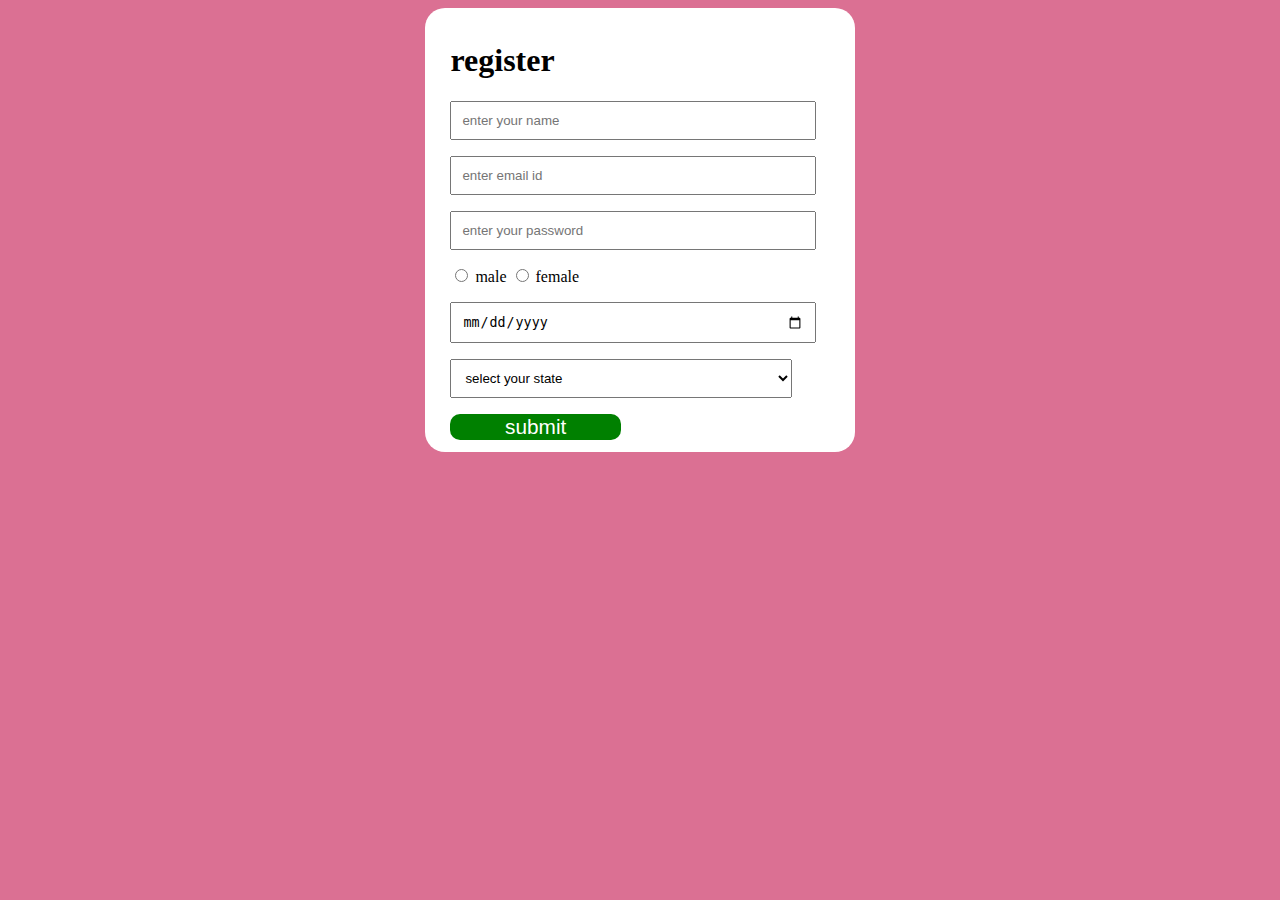
<file: index.html>
<!DOCTYPE html>
<html lang="en">

<head>
    <meta charset="UTF-8">
    <meta name="viewport" content="width=device-width, initial-scale=1.0">
    <title>Document</title>
    <style>
        body {
            background-color: palevioletred;
        }

        .container {
            background-color: white;
            width: 30%;
            margin: auto;
            padding: 1% 2%;
            border-radius: 20px;
        }

        .form-field input,.form-field select {
            width:90%;
            padding: 10px;

        }
        button{
            background-color: green;
            color: white;
            border: none;
            width: 45%;
            border-radius: 10px;
            font-size: 1.3rem;
        }
        @media (max-width:436px){
            .container{
                width: 90%;

            }
        }
    </style>
</head>

<body>
    <form class="container" action="./login.html">
        <h1 class="title">register</h1>
        <p class="form-field">
            <input type="text" placeholder="enter your name" required />
        </p>
        <p class="form-field">
            <input type="email" placeholder="enter email id" required />
        </p>
        <p class="form-field">
            <input type="password" placeholder="enter your password" required />
        </p>
        <p class="form-radio">
            <input type="radio" name="gender" />
            male
            <input type="radio" name="=gender" />
            female
        </p>
        <p class="form-field">
            <input type="date" placeholder="enter date" required />
        </p>
        <p class="form-field">
            <select required>
                <option value="">select your state</option>
                <option value="">AP</option>
                <option value="">TS</option>
                <option value="">MH</option>
                <option value="">HR</option>
                <option value="">DL</option>
                <select>
        </p>
        <button>submit</button>
    </form>
</body>

</html>
</file>
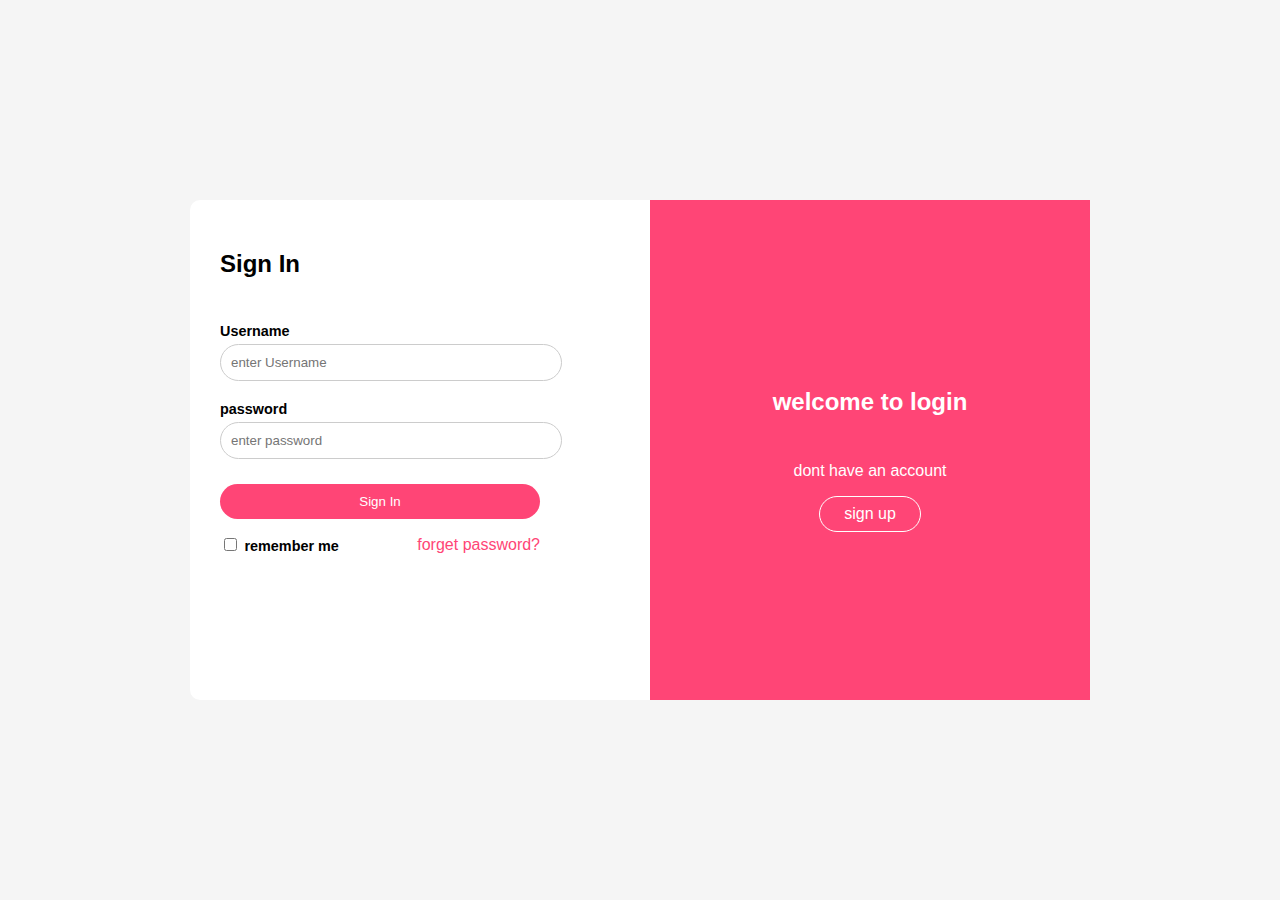
<file: login.html>
<!DOCTYPE html>
<html lang="en">

<head>
    <meta charset="UTF-8">
    <meta name="viewport" content="width=device-width, initial-scale=1.0">
    <title>Document</title>
    <style>
        body {
            font-family: Arial, Helvetica, sans-serif;
            display: flex;
            justify-content: center;
            align-items: center;
            height: 100vh;
            margin: 0;
            background-color: whitesmoke;
        }

        .container {
            display: flex;
            width: 900px;
            height: 500px;
            background-color: white;
            border-radius: 10px;

        }

        .login-section {
            width: 50%;
            padding: 40px;
        }

        h2 {
            margin-bottom: 30px;
        }
        form{
            display: flex;
            flex-direction: column;
        }
        label{
            font-size: 0.9rem;
            font-weight: bold;
            margin-top: 15px;
        }
        input[type="text"],input[type="password"]{
            width: 100%;
            padding: 10px;
            margin: 5px 0px;
            border-radius: 25px;
            border: 1px solid #ccc;

        }
        button{
            width: 100%;
            padding: 10px;
            margin-top: 20px;
            color: white;
            border-radius: 25px;
            border: none;
            background-color: #ff4576;

        }
        .remember-links{
            display: flex;
            justify-content: space-between;
            align-items: center;
 
        }
        .remember-links a{
          text-decoration: none ;
          color: #ff4576;
        }
        .welcome-section{
            width: 50%;
            background-color: #ff4576;
            display: flex;
            justify-content: center;
            align-items: center;
            flex-direction: column;
            color: white;
        }
        .sign-up{
            border: 1px solid white;
             color: white;
             padding: 8px 10px;
             border-radius: 25px;
             width: 20%;
             text-align: center;
             text-decoration: none;

        }
        .sign-up:hover{
            background-color: white;
            color: #ff4576;
        }
        @media (max-width:768px){
            .container{
                flex-direction: column;
                width: 90%;
                height: 100%;
            

            }
        }
        .login-section, .welcome-section{
            width: 90%;
            padding: 30px;
        }
        .welcome-section{
            padding: 40px 20px;
        }
        input[type="text"],input[type="password"],button,.remember-links{
            width: 80%;
        }
    </style>
</head>

<body>
    <div class="container">
        <div class="login-section">
            <h2>Sign In</h2>
            <form action="">
                <label for="">Username</label>
                <input type="text" placeholder="enter Username" required />
                <label for="">password</label>
                <input type="password" placeholder="enter password" required />

                <button>Sign In</button>
                <div class="remember-links">
                    <p>
                    <input type="checkbox">
                    <label>remember me</label>
                </p>
                    <a herf="">forget password?</a>
                </div>
            </form>
        </div>
        <div class="welcome-section">
            <h2>welcome to login</h2>
            <p>dont have an account</p>
            <a herf="" class="sign-up">sign up</a>

        </div>
    </div>
</body>

</html>
</file>
